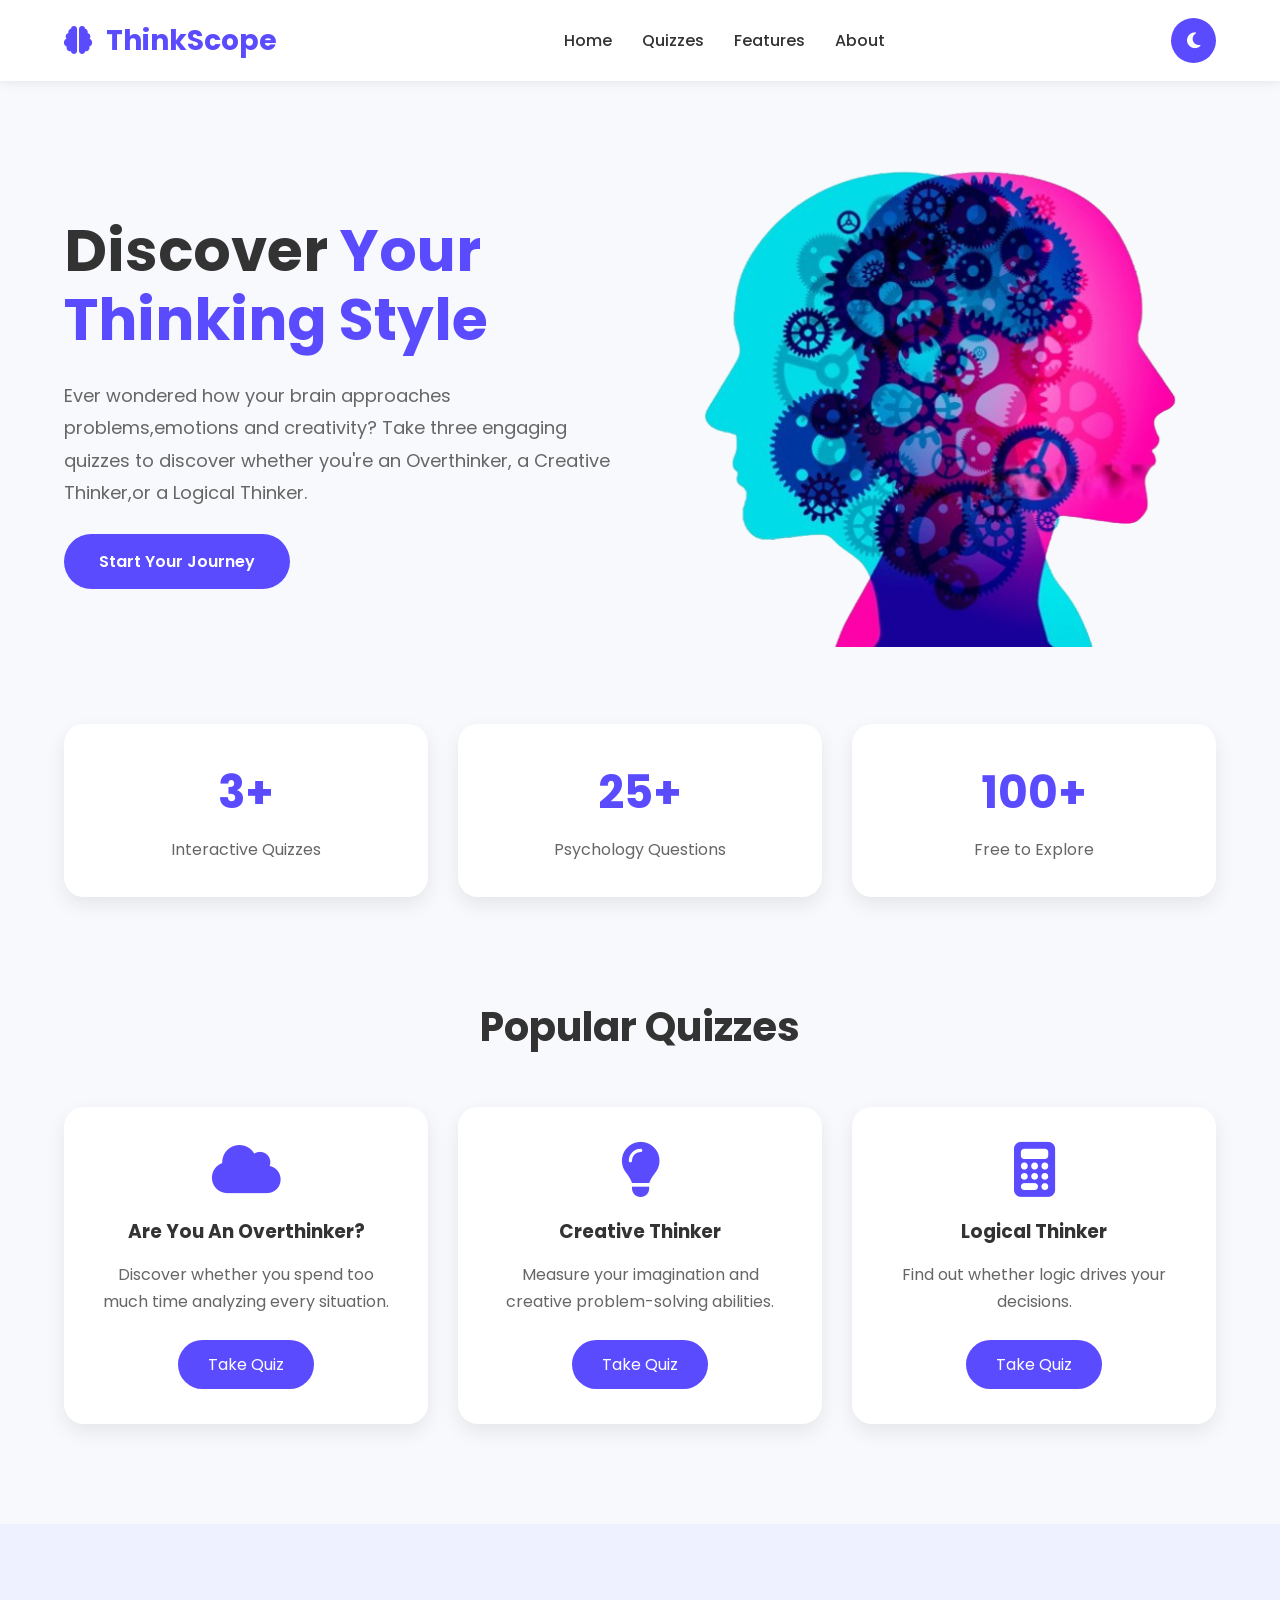
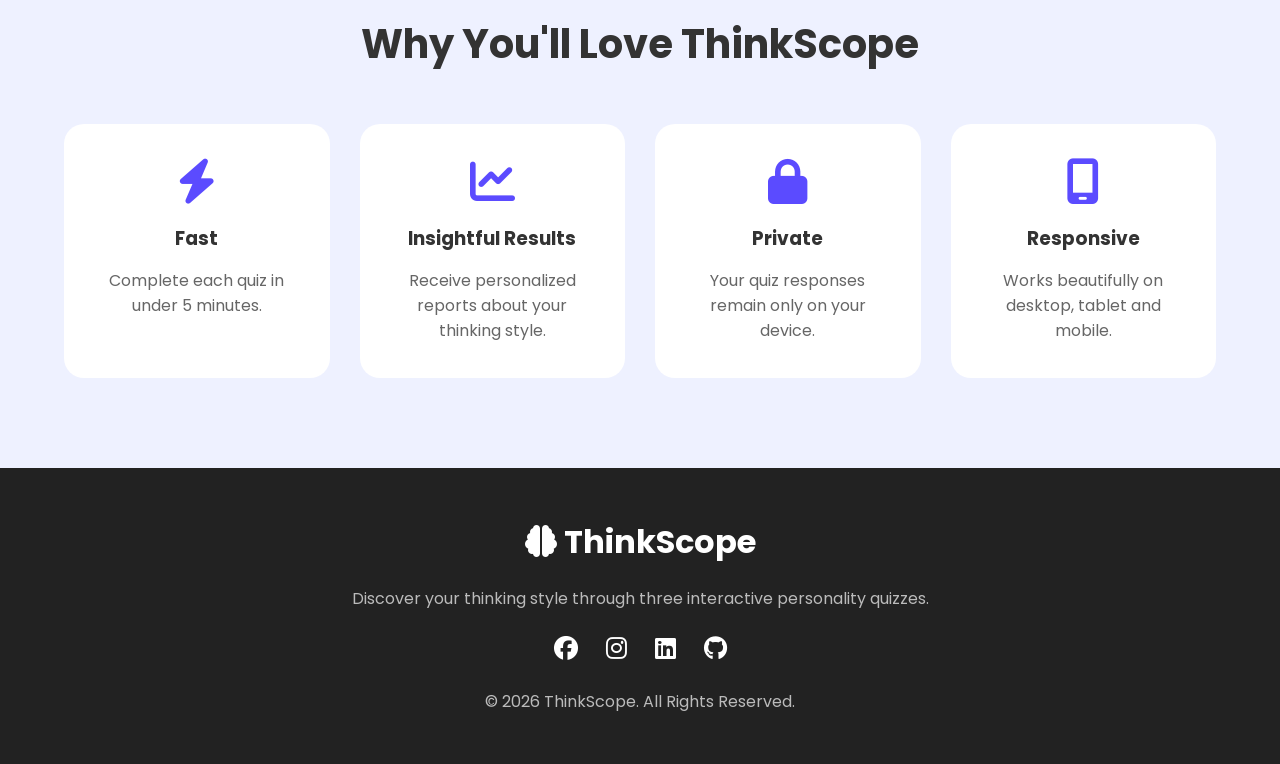
<file: index.html>
<!DOCTYPE html>
<html lang="en">
<head>
    <meta charset="UTF-8">
    <meta name="viewport" content="width=device-width, initial-scale=1.0">
    <title>ThinkScope | What Kind of Thinker Are You?</title>
    <!-- Google Fonts -->
    <link rel="preconnect" href="https://fonts.googleapis.com">
    <link rel="preconnect" href="https://fonts.gstatic.com" crossorigin>
    <link href="https://fonts.googleapis.com/css2?family=Poppins:wght@300;400;500;600;700&display=swap" rel="stylesheet">
    <!-- Font Awesome -->
    <link rel="stylesheet"
    href="https://cdnjs.cloudflare.com/ajax/libs/font-awesome/6.5.1/css/all.min.css">
    <!-- CSS -->
    <link rel="stylesheet" href="css/style.css">
    <!-- Google tag (gtag.js) -->
    <script async src="https://www.googletagmanager.com/gtag/js?id=G-D3G3FL1Q8W"></script>
    <script>
      window.dataLayer = window.dataLayer || [];
      function gtag(){dataLayer.push(arguments);}
      gtag('js', new Date());
    
      gtag('config', 'G-D3G3FL1Q8W');
    </script>
    <!-- Google Console -->
    <meta name="google-site-verification" content="PkuuZWNhz7MB8c-RQAPMer-5nszL1uTeE2TXhBdy_DA" />
</head>
<body>

    <!-- ================= NAVBAR ================= -->
    <header>
        <nav class="navbar">
            <div class="logo">
                <i class="fa-solid fa-brain"></i>
                ThinkScope
            </div>
            <ul class="nav-links">
                <li><a href="#">Home</a></li>
                <li><a href="#quizzes">Quizzes</a></li>
                <li><a href="#features">Features</a></li>
                <li><a href="about.html">About</a></li>
            </ul>
            <button id="themeBtn">
                <i class="fa-solid fa-moon"></i>
            </button>
        </nav>
    </header>

    <!-- ================= HERO ================= -->
    <section class="hero">
        <div class="hero-text">
            <h1>Discover <span>Your Thinking Style</span></h1>
            <p>
                Ever wondered how your brain approaches problems,emotions and creativity?
                Take three engaging quizzes to discover whether you're an Overthinker, a Creative Thinker,or a Logical Thinker.
            </p>
            <a href="#quizzes" class="btn">Start Your Journey</a>
        </div>
        <div class="hero-image">
            <img src="brain.png" alt="Brain Illustration">
        </div>
    </section>

    <!-- ================= STATS ================= -->
    <section class="stats">
        <div class="stat-card">
            <h2>3</h2>
            <p>Interactive Quizzes</p>
        </div>
        <div class="stat-card">
            <h2>25+</h2>
            <p>Psychology Questions</p>
        </div>
        <div class="stat-card">
            <h2>100%</h2>
            <p>Free to Explore</p>
        </div>
    </section>

    <!-- ================= QUIZZES ================= -->
    <section id="quizzes" class="quiz-section">
        <h2 class="section-title">Popular Quizzes</h2>
        <div class="quiz-container">
            <div class="quiz-card">
                <i class="fa-solid fa-cloud"></i>
                <h3>Are You An Overthinker?</h3>
                <p>Discover whether you spend too much time analyzing every situation.</p>
                <a href="quiz.html?quiz=overthinker" class="card-btn">Take Quiz</a>
            </div>
            <div class="quiz-card">
                <i class="fa-solid fa-lightbulb"></i>
                <h3>Creative Thinker</h3>
                <p>Measure your imagination and creative problem-solving abilities.</p>
                <a href="quiz.html?quiz=creative" class="card-btn">Take Quiz</a>
            </div>
            <div class="quiz-card">
                <i class="fa-solid fa-calculator"></i>
                <h3>Logical Thinker</h3>
                <p>Find out whether logic drives your decisions.</p>
                <a href="quiz.html?quiz=logical" class="card-btn">Take Quiz</a>
            </div>
        </div>
    </section>

    <!-- ================= FEATURES ================= -->
    <section id="features" class="features">
        <h2 class="section-title">Why You'll Love ThinkScope</h2>
        <div class="feature-grid">
            <div class="feature-box">
                <i class="fa-solid fa-bolt"></i>
                <h3>Fast</h3>
                <p>Complete each quiz in under 5 minutes.</p>
            </div>
            <div class="feature-box">
                <i class="fa-solid fa-chart-line"></i>
                <h3>Insightful Results</h3>
                <p>Receive personalized reports about your thinking style.</p>
            </div>
            <div class="feature-box">
                <i class="fa-solid fa-lock"></i>
                <h3>Private</h3>
                <p>Your quiz responses remain only on your device.</p>
            </div>
            <div class="feature-box">
                <i class="fa-solid fa-mobile-screen"></i>
                <h3>Responsive</h3>
                <p>Works beautifully on desktop, tablet and mobile.</p>
                </div>
            </div>
    </section>

    <!-- ================= FOOTER ================= -->
    <footer>
        <div class="footer-logo">
            <i class="fa-solid fa-brain"></i>
            ThinkScope
        </div>
        <p>Discover your thinking style through three interactive personality quizzes. </p>
        <div class="social-icons">
            <i class="fab fa-facebook"></i>
            <i class="fab fa-instagram"></i>
            <i class="fab fa-linkedin"></i>
            <i class="fab fa-github"></i>
        </div>
        <p class="copyright">© 2026 ThinkScope. All Rights Reserved.</p>
    </footer>

    <!-- JS -->
    <script src="js/script.js"></script>
</body>
</html>
</file>
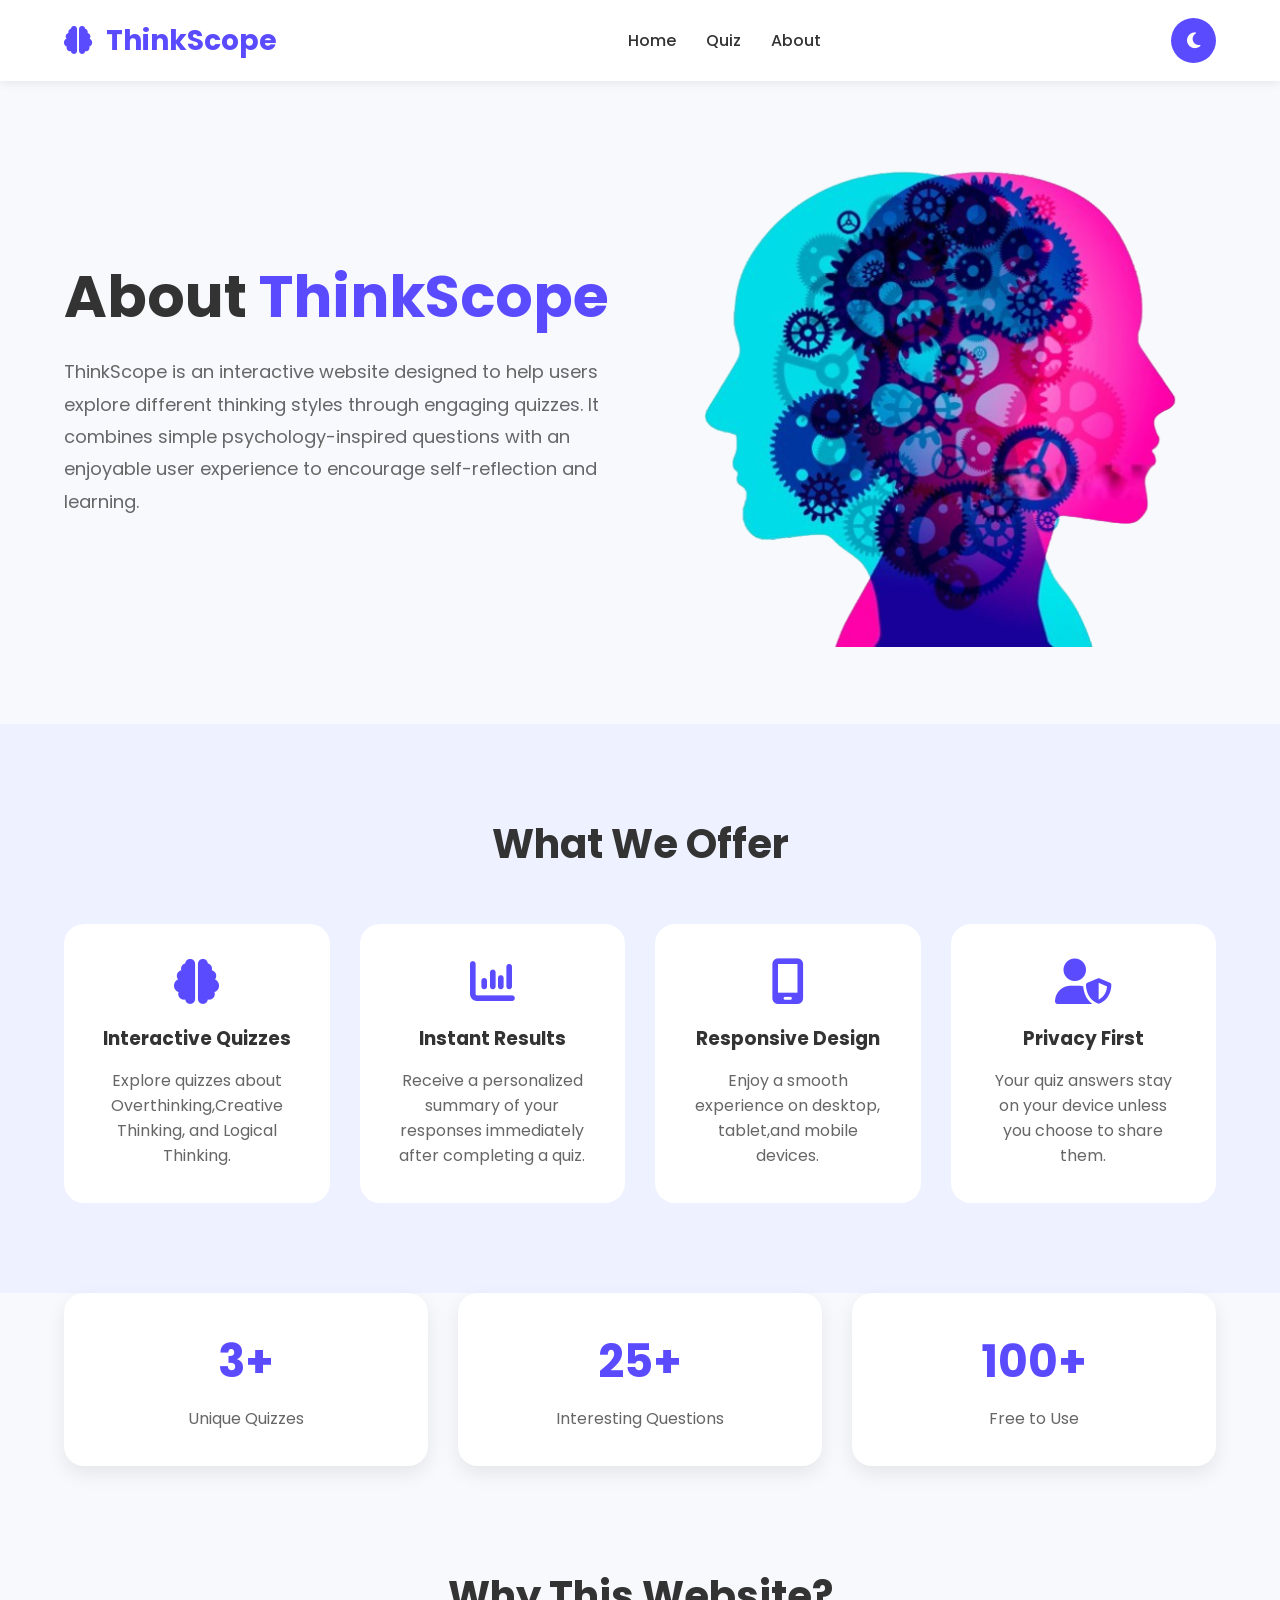
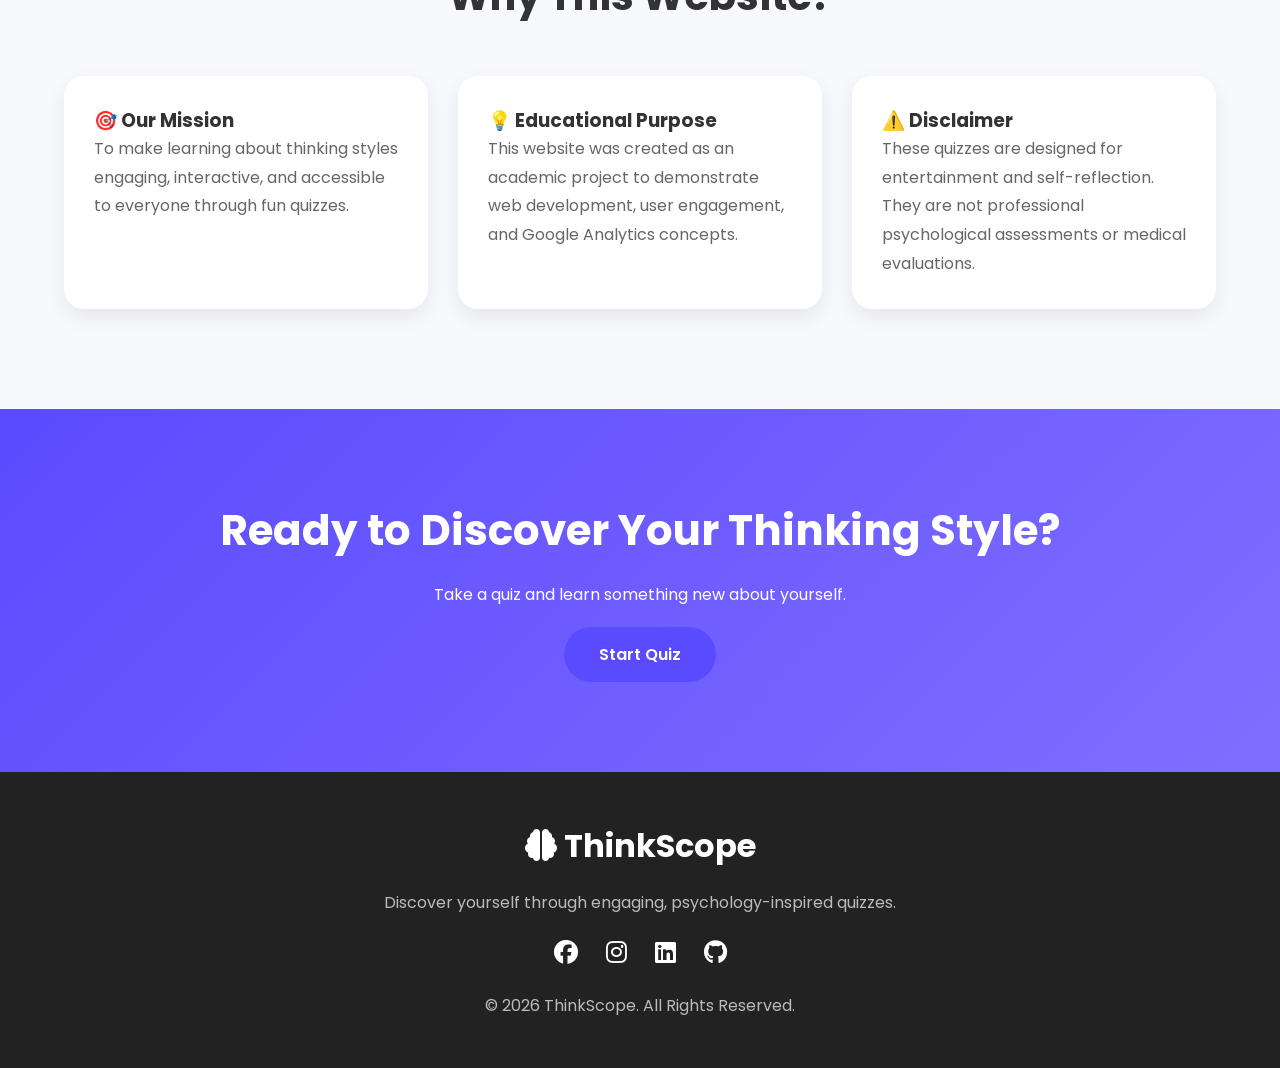
<file: about.html>
<!DOCTYPE html>
<html lang="en">
<head>
    <meta charset="UTF-8">
    <meta name="viewport" content="width=device-width, initial-scale=1.0">
    <title>About | ThinkScope</title>
    <link href="https://fonts.googleapis.com/css2?family=Poppins:wght@300;400;500;600;700&display=swap" rel="stylesheet">
    <link rel="stylesheet"
    href="https://cdnjs.cloudflare.com/ajax/libs/font-awesome/6.5.1/css/all.min.css">
    <link rel="stylesheet" href="css/style.css">
    <!-- Google tag (gtag.js) -->
    <script async src="https://www.googletagmanager.com/gtag/js?id=G-D3G3FL1Q8W"></script>
    <script>
      window.dataLayer = window.dataLayer || [];
      function gtag(){dataLayer.push(arguments);}
      gtag('js', new Date());
    
      gtag('config', 'G-D3G3FL1Q8W');
    </script>
</head>
<body>
    <header>
        <nav class="navbar">
            <div class="logo">
                <i class="fa-solid fa-brain"></i>
                ThinkScope
            </div>
            <ul class="nav-links">
                <li><a href="index.html">Home</a></li>
                <li><a href="index.html#quizzes">Quiz</a></li>
                <li><a href="about.html">About</a></li>
            </ul>
            <button id="themeBtn">
                <i class="fa-solid fa-moon"></i>
            </button>
        </nav>
    </header>

    <section class="hero">
        <div class="hero-text">
            <h1>About <span>ThinkScope</span></h1>
            <p>ThinkScope is an interactive website designed to help users explore different thinking styles through engaging quizzes.
                It combines simple psychology-inspired questions with an enjoyable user experience to encourage self-reflection and learning.
            </p>
        </div>
        <div class="hero-image">
            <img src="brain.png" alt="Brain Illustration">
        </div>
    </section>

    <section class="features">
        <h2 class="section-title">
            What We Offer
        </h2>
        <div class="feature-grid">
            <div class="feature-box">
                <i class="fa-solid fa-brain"></i>
                <h3>Interactive Quizzes</h3>
                <p>Explore quizzes about Overthinking,Creative Thinking, and Logical Thinking.</p>
            </div>
            <div class="feature-box">
                <i class="fa-solid fa-chart-column"></i>
                <h3>Instant Results</h3>
                <p>Receive a personalized summary of your responses immediately after completing a quiz.</p>
            </div>
            <div class="feature-box">
                <i class="fa-solid fa-mobile-screen"></i>
                <h3>Responsive Design</h3>
                <p>Enjoy a smooth experience on desktop, tablet,and mobile devices.</p>
            </div>
            <div class="feature-box">
                <i class="fa-solid fa-user-shield"></i>
                <h3>Privacy First</h3>
                <p>Your quiz answers stay on your device unless you choose to share them.</p>
            </div>
        </div>
    </section>

    <section class="stats">
        <div class="stat-card">
            <h2>3</h2>
            <p>Unique Quizzes</p>
        </div>
        <div class="stat-card">
            <h2>25+</h2>
            <p>Interesting Questions</p>
        </div>
        <div class="stat-card">
            <h2>100%</h2>
            <p>Free to Use</p>
        </div>
    </section>

    <section class="reviews">
        <h2 class="section-title">
            Why This Website?
        </h2>
        <div class="review-container">
            <div class="review">
                <h3>🎯 Our Mission</h3>
                <p>To make learning about thinking styles engaging, interactive, and accessible to everyone through fun quizzes.</p>
            </div>
            <div class="review">
                <h3>💡 Educational Purpose</h3>
                <p>This website was created as an academic project to demonstrate web development, user engagement, and Google Analytics concepts.</p>
            </div>
            <div class="review">
                <h3>⚠️ Disclaimer</h3>
                <p>These quizzes are designed for entertainment and self-reflection. They are not professional psychological assessments or medical evaluations.</p>
            </div>
        </div>
    </section>
    <section class="newsletter">
        <h2>Ready to Discover Your Thinking Style?</h2>
        <p>Take a quiz and learn something new about yourself.</p>
        <a href="index.html#quizzes" class="btn">Start Quiz</a>
    </section>

    <footer>
        <div class="footer-logo">
            <i class="fa-solid fa-brain"></i>
            ThinkScope
        </div>
        <p>Discover yourself through engaging, psychology-inspired quizzes.</p>
        <div class="social-icons">
            <i class="fab fa-facebook"></i>
            <i class="fab fa-instagram"></i>
            <i class="fab fa-linkedin"></i>
            <i class="fab fa-github"></i>
        </div>
        <p>© 2026 ThinkScope. All Rights Reserved.</p>
    </footer>

    <script src="js/script.js"></script>
    
</body>
</html>
</file>
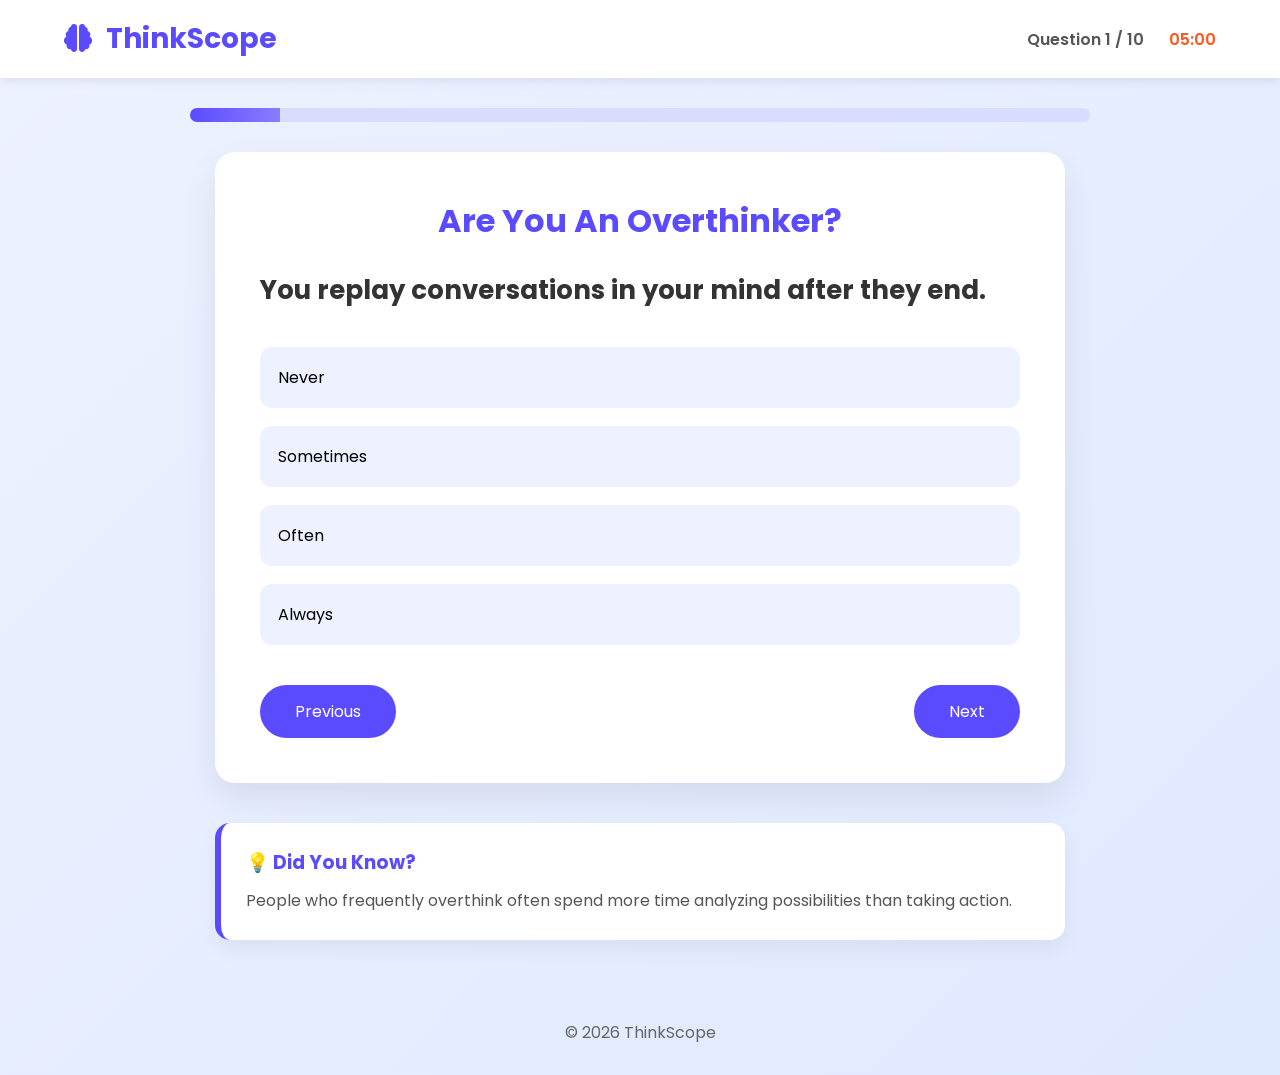
<file: quiz.html>
<!DOCTYPE html>
<html lang="en">
<head>
    <meta charset="UTF-8">
    <meta name="viewport" content="width=device-width, initial-scale=1.0">
    <title>ThinkScope | Quiz</title>
    <link href="https://fonts.googleapis.com/css2?family=Poppins:wght@300;400;500;600;700&display=swap" rel="stylesheet">
    <link rel="stylesheet"
    href="https://cdnjs.cloudflare.com/ajax/libs/font-awesome/6.5.1/css/all.min.css">
    <link rel="stylesheet" href="css/quiz.css">
    <!-- Google tag (gtag.js) -->
    <script async src="https://www.googletagmanager.com/gtag/js?id=G-D3G3FL1Q8W"></script>
    <script>
      window.dataLayer = window.dataLayer || [];
      function gtag(){dataLayer.push(arguments);}
      gtag('js', new Date());
    
      gtag('config', 'G-D3G3FL1Q8W');
    </script>
</head>
<body>
    <!-- Navigation -->
    <header>
        <div class="navbar">
            <a href="index.html" class="logo">
                <i class="fa-solid fa-brain"></i>
                ThinkScope
            </a>
            <div class="quiz-info">
                <span id="questionNumber">
                    Question 1 / 10
                </span>
                <span id="timer">
                    ⏳ 05:00
                </span>
            </div>
        </div>
    </header>

    <!-- Progress Bar -->
    <section class="progress-section">
        <div class="progress-bar">
            <div class="progress" id="progress"></div>
        </div>
    </section>

    <!-- Quiz Container -->
    <main class="quiz-container">
        <div class="quiz-card">
            <h1 id="quizTitle">
                Are You an Overthinker?
            </h1>
            <h2 id="question">
                Loading Question...
            </h2>
            <div class="options">
                <button class="option-btn"></button>
                <button class="option-btn"></button>
                <button class="option-btn"></button>
                <button class="option-btn"></button>
            </div>
            <div class="buttons">
                <button id="prevBtn">Previous</button>
                <button id="nextBtn">Next</button>
            </div>
        </div>
    </main>

    <!-- Fun Fact -->
    <section class="fact-box">
        <h3>💡 Did You Know?</h3>
        <p>People who frequently overthink often spend more time analyzing possibilities than taking action.</p>
    </section>

    <!-- Footer -->
    <footer>
        <p>© 2026 ThinkScope</p>
    </footer>

    <script src="js/quiz.js"></script>
</body>
</html>
</file>
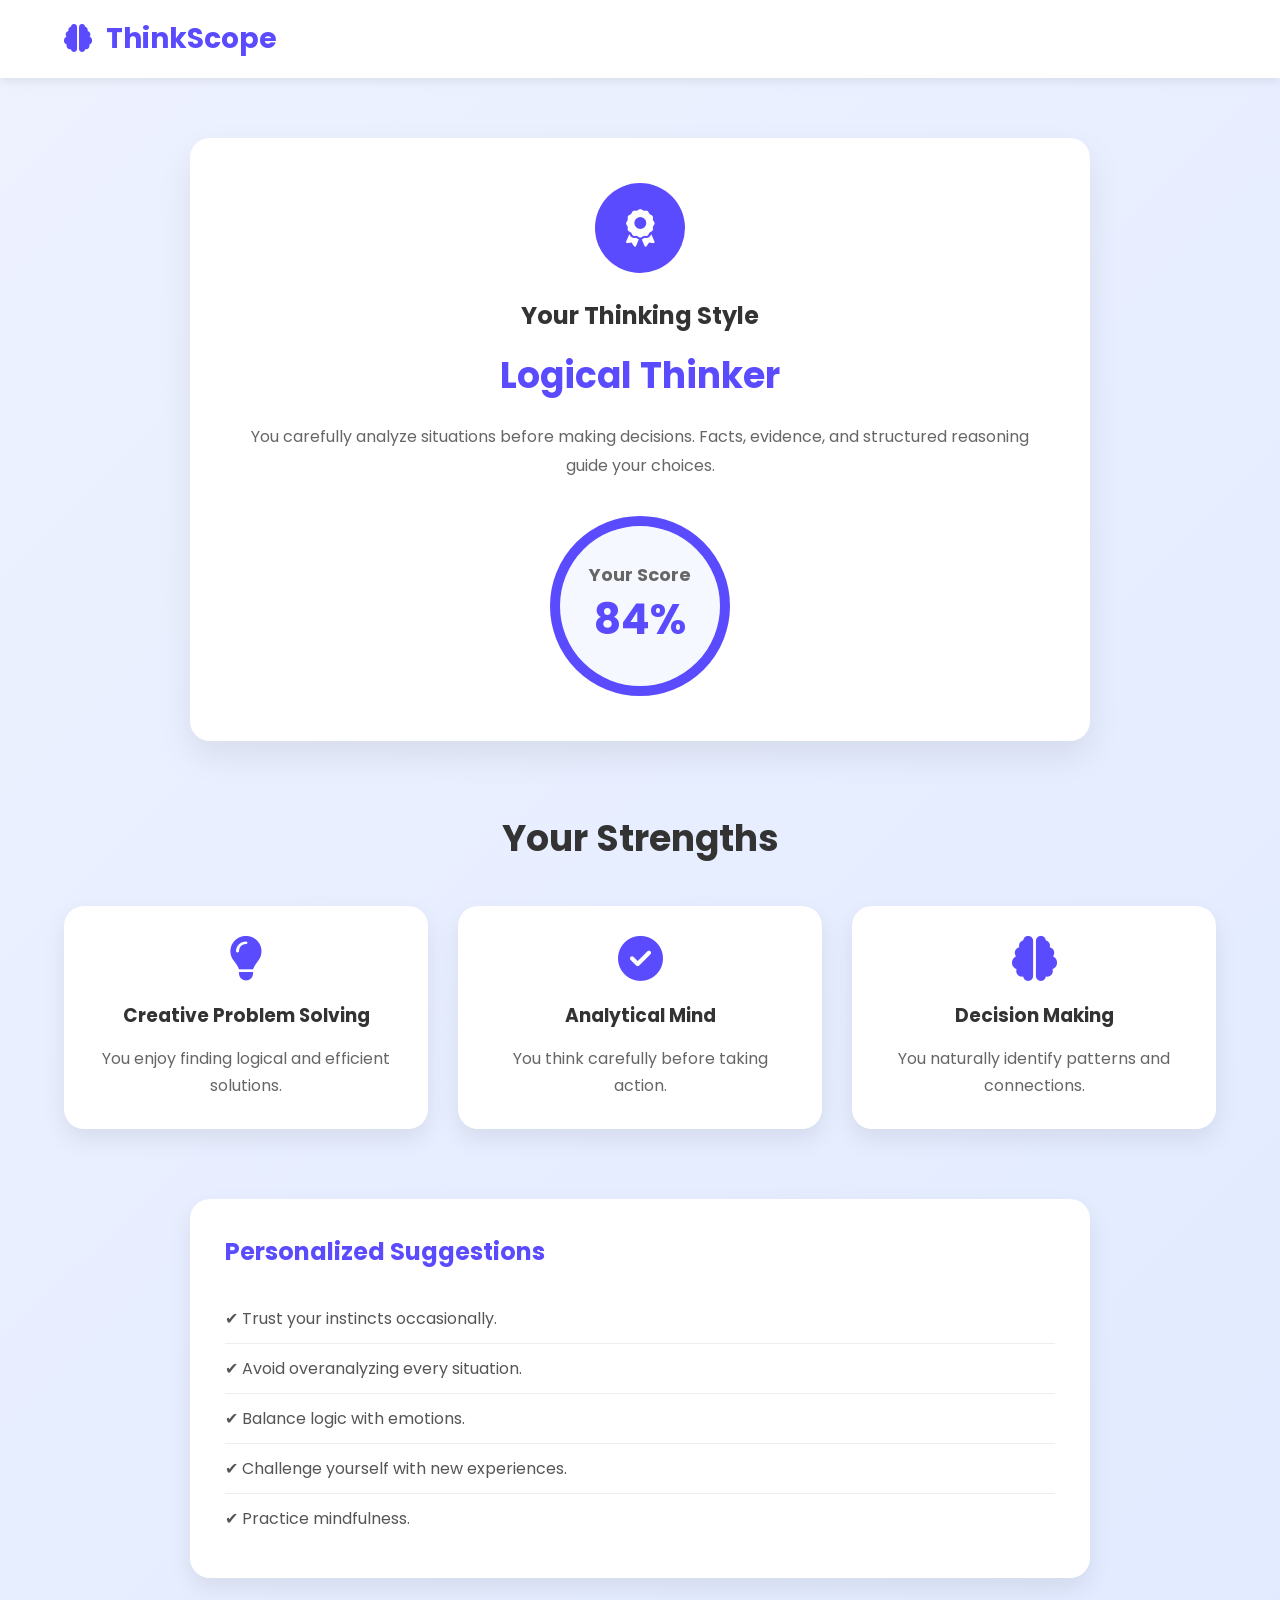
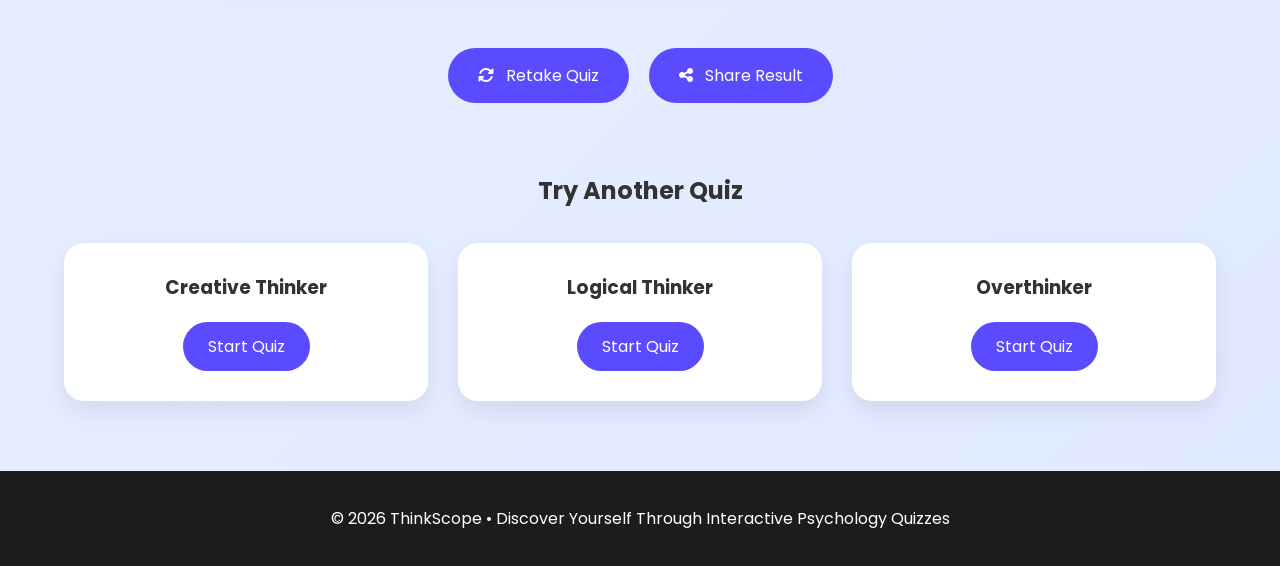
<file: result.html>
<!DOCTYPE html>
<html lang="en">
<head>
    <meta charset="UTF-8">
    <meta name="viewport" content="width=device-width, initial-scale=1.0">
    <title>ThinkScope | Your Result</title>
    <link href="https://fonts.googleapis.com/css2?family=Poppins:wght@300;400;500;600;700&display=swap" rel="stylesheet">
    <link rel="stylesheet"
    href="https://cdnjs.cloudflare.com/ajax/libs/font-awesome/6.5.1/css/all.min.css">
    <link rel="stylesheet" href="css/result.css">
    <!-- Google tag (gtag.js) -->
    <script async src="https://www.googletagmanager.com/gtag/js?id=G-D3G3FL1Q8W"></script>
    <script>
      window.dataLayer = window.dataLayer || [];
      function gtag(){dataLayer.push(arguments);}
      gtag('js', new Date());
    
      gtag('config', 'G-D3G3FL1Q8W');
    </script>
</head>
<body>
    <!-- ================= HEADER ================= -->
    <header>
        <div class="navbar">
            <a href="index.html" class="logo">
                <i class="fa-solid fa-brain"></i>
                ThinkScope
            </a>
        </div>
    </header>

    <!-- ================= RESULT ================= -->
    <section class="result-section">
        <div class="result-card">
            <div class="icon">
                <i class="fa-solid fa-award"></i>
            </div>
            <h1>Your Thinking Style</h1>
            <h2 id="resultTitle">Logical Thinker</h2>
            <p id="resultDescription">
                You tend to analyze situations carefully before making decisions. Facts, evidence, and structured reasoning guide 
                your choices. You enjoy solving problems and prefer logic over assumptions.
            </p>
            <!-- Score -->
            <div class="score-box">
                <h3>Your Score</h3>
                <span id="score">84%</span>
            </div>
        </div>
    </section>


    <!-- ================= STRENGTHS ================= -->
    <section class="strengths">
        <h2>Your Strengths</h2>
        <div class="cards">
            <div class="card">
                <i class="fa-solid fa-lightbulb"></i>
                <h3>Creative Problem Solving</h3>
                <p>You enjoy finding logical and efficient solutions.</p>
            </div>
            <div class="card">
                <i class="fa-solid fa-check-circle"></i>
                <h3>Decision Making</h3>
                <p>You think carefully before taking action.</p>
            </div>
            <div class="card">
                <i class="fa-solid fa-brain"></i>
                <h3>Analytical Mind</h3>
                <p>You naturally identify patterns and connections.</p>
            </div>
        </div>
    </section>


    <!-- ================= TIPS ================= -->
    <section class="tips">
        <h2>Personalized Suggestions</h2>
        <ul>
            <li>✔ Trust your instincts sometimes.</li>
            <li>✔ Don't overanalyze every decision.</li>
            <li>✔ Practice mindfulness during stressful situations.</li>
            <li>✔ Balance logic with emotions.</li>
            <li>✔ Keep challenging yourself with new experiences.</li>
        </ul>
    </section>

    <!-- ================= ACTION BUTTONS ================= -->
    <section class="buttons">
        <a href="quiz.html" class="btn">
            <i class="fa-solid fa-rotate"></i>
            Retake Quiz
        </a>
        <button class="btn shareBtn">
            <i class="fa-solid fa-share-nodes"></i>
            Share Result
        </button>
    </section>

    <!-- ================= MORE QUIZZES ================= -->
    <section class="more-quizzes">
        <h2>Try Another Quiz</h2>
        <div class="quiz-grid">
            <div class="quiz-card">
                <h3>Creative Thinker</h3>
                <a href="quiz.html?quiz=creative">Start Quiz</a>
            </div>
            <div class="quiz-card">
                <h3>Logical Thinker</h3>
                <a href="quiz.html?quiz=logical">Start Quiz</a>
            </div>
            <div class="quiz-card">
                <h3>Overthinker</h3>
                <a href="quiz.html?quiz=overthinker">Start Quiz</a>
            </div>
        </div>
    </section>

    <!-- ================= FOOTER ================= -->
    <footer>
        <p>© 2026 ThinkScope • Discover Yourself Through Interactive Psychology Quizzes</p>
    </footer>

    <script src="js/result.js"></script>
</body>
</html>
</file>
<file: css/style.css>
/* GOOGLE FONT */
*{
    margin:0;
    padding:0;
    box-sizing:border-box;
    font-family:'Poppins',sans-serif;
}
html{
    scroll-behavior:smooth;
}
body{
    background:#f7f9fc;
    color:#333;
    transition:.4s;
}

/*  NAVBAR */
header{
    width:100%;
    position:sticky;
    top:0;
    z-index:999;
    background:#fff;
    box-shadow:0 2px 10px rgba(0,0,0,.08);
}
.navbar{
    width:90%;
    max-width:1200px;
    margin:auto;
    display:flex;
    justify-content:space-between;
    align-items:center;
    padding:18px 0;
}
.logo{
    font-size:28px;
    font-weight:700;
    color:#5b4bff;
}
.logo i{
    margin-right:8px;
}
.nav-links{
    list-style:none;
    display:flex;
    gap:30px;
}
.nav-links a{
    text-decoration:none;
    color:#333;
    font-weight:500;
    transition:.3s;
}
.nav-links a:hover{
    color:#5b4bff;
}
#themeBtn{
    border:none;
    background:#5b4bff;
    color:white;
    width:45px;
    height:45px;
    border-radius:50%;
    cursor:pointer;
    font-size:18px;
    transition:.3s;
}
#themeBtn:hover{
    transform:rotate(20deg);
}

/* HERO  */
.hero{
    width:90%;
    max-width:1200px;
    margin:70px auto;
    display:flex;
    align-items:center;
    justify-content:space-between;
    gap:50px;
}
.hero-text{
    flex:1;
}
.hero-text h1{
    font-size:58px;
    line-height:1.2;
}
.hero-text span{
    color:#5b4bff;
}
.hero-text p{
    margin:25px 0;
    line-height:1.8;
    color:#666;
    font-size:18px;
}
.btn{
    display:inline-block;
    background:#5b4bff;
    color:white;
    text-decoration:none;
    padding:15px 35px;
    border-radius:50px;
    font-weight:600;
    transition:.3s;
}
.btn:hover{
    transform:translateY(-4px);
    box-shadow:0 12px 25px rgba(91,75,255,.3);
}
.hero-image{
    flex:1;
    text-align:center;
}
.hero-image img{
    width:90%;
    max-width:500px;
    animation:float 4s ease-in-out infinite;
}
@keyframes float{
    0%{
        transform:translateY(0);
    }
    50%{
        transform:translateY(-20px);
    }
    100%{
        transform:translateY(0);
    }
}

/*  STATS */
.stats{
    width:90%;
    max-width:1200px;
    margin:auto;
    display:grid;
    grid-template-columns:repeat(3,1fr);
    gap:30px;
}
.stat-card{
    background:white;
    border-radius:20px;
    padding:35px;
    text-align:center;
    box-shadow:0 8px 20px rgba(0,0,0,.08);
    transition:.3s;
}
.stat-card:hover{
    transform:translateY(-8px);
}
.stat-card h2{
    color:#5b4bff;
    font-size:45px;
}
.stat-card p{
    margin-top:10px;
    color:#666;
}

/* SECTION TITLE  */
.section-title{
    text-align:center;
    font-size:40px;
    margin-bottom:50px;
}

/* QUIZZES */
.quiz-section{
    width:90%;
    max-width:1200px;
    margin:100px auto;
}
.quiz-container{
    display:grid;
    grid-template-columns:repeat(auto-fit,minmax(280px,1fr));
    gap:30px;
}
.quiz-card{
    background:white;
    border-radius:20px;
    padding:35px;
    text-align:center;
    box-shadow:0 8px 20px rgba(0,0,0,.08);
    transition:.3s;
}
.quiz-card:hover{
    transform:translateY(-10px);
}
.quiz-card i{
    font-size:55px;
    color:#5b4bff;
    margin-bottom:20px;
}
.quiz-card h3{
    margin-bottom:15px;
}
.quiz-card p{
    color:#666;
    line-height:1.7;
}
.card-btn{
    display:inline-block;
    margin-top:25px;
    background:#5b4bff;
    color:white;
    text-decoration:none;
    padding:12px 30px;
    border-radius:40px;
}

/* FEATURES */
.features{
    background:#eef1ff;
    padding:90px 5%;
}
.feature-grid{
    max-width:1200px;
    margin:auto;
    display:grid;
    grid-template-columns:repeat(auto-fit,minmax(250px,1fr));
    gap:30px;
}
.feature-box{
    background:white;
    padding:35px;
    border-radius:20px;
    text-align:center;
    transition:.3s;
}
.feature-box:hover{
    transform:scale(1.05);
}
.feature-box i{
    font-size:45px;
    color:#5b4bff;
    margin-bottom:20px;
}
.feature-box h3{
    margin-bottom:15px;
}
.feature-box p{
    color:#666;
}

/* REVIEWS  */
.reviews{
    width:90%;
    max-width:1200px;
    margin:100px auto;
}
.review-container{
    display:grid;
    grid-template-columns:repeat(auto-fit,minmax(300px,1fr));
    gap:30px;
}
.review{
    background:white;
    border-radius:20px;
    padding:30px;
    box-shadow:0 8px 20px rgba(0,0,0,.08);
}
.review p{
    color:#666;
    line-height:1.8;
}
.review h4{
    margin-top:20px;
    color:#5b4bff;
}

/* NEWSLETTER  */
.newsletter{
    background:linear-gradient(135deg,#5b4bff,#7f6fff);
    color:white;
    text-align:center;
    padding:90px 20px;
}
.newsletter h2{
    font-size:42px;
}
.newsletter p{
    margin:20px 0;
}

/* FOOTER */
footer{
    background:#222;
    color:white;
    text-align:center;
    padding:50px 20px;
}
.footer-logo{
    font-size:32px;
    margin-bottom:20px;
    font-weight:700;
}
.social-icons{
    margin:25px 0;
}
.social-icons i{
    font-size:24px;
    margin:0 12px;
    cursor:pointer;
    transition:.3s;
}
.social-icons i:hover{
    color:#5b4bff;
}
footer p{
    color:#bbb;
}

/* DARK MODE */
body.dark{
    background:#101820;
    color:white;
}
body.dark header{
    background:#172635;
}
body.dark .nav-links a{
    color:white;
}
body.dark .stat-card,
body.dark .quiz-card,
body.dark .feature-box,
body.dark .review{
    background:#1c2d3f;
    color:white;
}
body.dark p{
    color:#d0d0d0;
}
body.dark .features{
    background:#13212d;
}

/* RESPONSIVE */
@media(max-width:900px){
    .hero{
        flex-direction:column;
        text-align:center;
    }
    .hero-text h1{
        font-size:42px;
    }
    .stats{
        grid-template-columns:1fr;
    }
    .nav-links{
        display:none;
    }
}

@media(max-width:600px){
    .hero-text h1{
        font-size:34px;
    }
    .section-title{
        font-size:30px;
    }
}
</file>
<file: css/quiz.css>
/* RESET */
*{
    margin:0;
    padding:0;
    box-sizing:border-box;
    font-family:'Poppins',sans-serif;
}
body{
    background:linear-gradient(135deg,#eef2ff,#dfe9ff);
    min-height:100vh;
    color:#333;
}

/* NAVBAR */
header{
    background:#ffffff;
    box-shadow:0 3px 10px rgba(0,0,0,.08);
    position:sticky;
    top:0;
    z-index:999;
}
.navbar{
    width:90%;
    max-width:1200px;
    margin:auto;
    display:flex;
    justify-content:space-between;
    align-items:center;
    padding:18px 0;
}
.logo{
    text-decoration:none;
    color:#5b4bff;
    font-size:28px;
    font-weight:700;
}
.logo i{
    margin-right:8px;
}
.quiz-info{
    display:flex;
    gap:25px;
    font-weight:600;
    color:#555;
}
#timer{
    color:#ff5722;
}

/* PROGRESS BAR */
.progress-section{
    width:90%;
    max-width:900px;
    margin:30px auto;
}
.progress-bar{
    background:#d8ddff;
    border-radius:50px;
    overflow:hidden;
    height:14px;
}
.progress{
    width:10%;
    height:100%;
    background:linear-gradient(90deg,#5b4bff,#8b7cff);
    transition:.4s;
}

/* QUIZ CARD */
.quiz-container{
    width:90%;
    max-width:850px;
    margin:auto;
    display:flex;
    justify-content:center;
    align-items:center;
}
.quiz-card{
    width:100%;
    background:#ffffff;
    padding:45px;
    border-radius:20px;
    box-shadow:0 15px 35px rgba(0,0,0,.08);
}
#quizTitle{
    text-align:center;
    color:#5b4bff;
    margin-bottom:25px;
}
#question{
    margin-bottom:35px;
    line-height:1.6;
    font-size:26px;
}

/* OPTIONS */
.options{
    display:flex;
    flex-direction:column;
    gap:18px;
}
.option-btn{
    padding:18px;
    border:none;
    border-radius:12px;
    background:#eef1ff;
    text-align:left;
    cursor:pointer;
    font-size:16px;
    transition:.3s;
}
.option-btn:hover{
    background:#5b4bff;
    color:white;
    transform:translateX(5px);
}
.option-btn.active{
    background:#5b4bff;
    color:white;
}

/* BUTTONS */
.buttons{
    display:flex;
    justify-content:space-between;
    margin-top:40px;
}
.buttons button{
    border:none;
    padding:14px 35px;
    background:#5b4bff;
    color:white;
    font-size:16px;
    border-radius:40px;
    cursor:pointer;
    transition:.3s;
}
.buttons button:hover{
    transform:translateY(-3px);
    box-shadow:0 8px 18px rgba(91,75,255,.3);
}

/* FACT BOX */
.fact-box{
    width:90%;
    max-width:850px;
    margin:40px auto;
    background:#ffffff;
    padding:25px;
    border-left:6px solid #5b4bff;
    border-radius:15px;
    box-shadow:0 10px 20px rgba(0,0,0,.05);
}
.fact-box h3{
    color:#5b4bff;
    margin-bottom:10px;
}
.fact-box p{
    color:#555;
    line-height:1.8;
}

/* FOOTER */
footer{
    text-align:center;
    margin-top:50px;
    padding:30px;
    color:#666;
}

/* ANIMATION */
.quiz-card{
    animation:fadeIn .6s ease;
}
@keyframes fadeIn{
    from{
        opacity:0;
        transform:translateY(20px);
    }
    to{
        opacity:1;
        transform:translateY(0);
    }
}

/* MOBILE */
@media(max-width:768px){
    .navbar{
        flex-direction:column;
        gap:15px;
    }
    .quiz-info{
        flex-direction:column;
        text-align:center;
        gap:8px;
    }
    .quiz-card{
        padding:25px;
    }
    #question{
        font-size:22px;
    }
    .buttons{
        flex-direction:column;
        gap:15px;
    }
    .buttons button{
        width:100%;
    }
}

@media(max-width:480px){
    .logo{
        font-size:24px;
    }
    #quizTitle{
        font-size:26px;
    }
    #question{
        font-size:20px;
    }
    .option-btn{
        font-size:15px;
        padding:15px;
    }
    .fact-box{
        padding:18px;
    }
}
</file>
<file: css/result.css>
/* RESET */
*{
    margin:0;
    padding:0;
    box-sizing:border-box;
    font-family:'Poppins',sans-serif;
}
body{
    background:linear-gradient(135deg,#eef2ff,#dfe9ff);
    color:#333;
    min-height:100vh;
}

/* HEADER */
header{
    background:#fff;
    box-shadow:0 3px 10px rgba(0,0,0,.08);
    position:sticky;
    top:0;
    z-index:999;
}
.navbar{
    width:90%;
    max-width:1200px;
    margin:auto;
    display:flex;
    justify-content:space-between;
    align-items:center;
    padding:18px 0;
}
.logo{
    text-decoration:none;
    color:#5b4bff;
    font-size:28px;
    font-weight:700;
}
.logo i{
    margin-right:8px;
}

/* RESULT CARD */
.result-section{
    width:90%;
    max-width:900px;
    margin:60px auto;
}
.result-card{
    background:#fff;
    padding:45px;
    border-radius:20px;
    text-align:center;
    box-shadow:0 15px 35px rgba(0,0,0,.08);
}
.icon{
    width:90px;
    height:90px;
    margin:auto;
    border-radius:50%;
    background:#5b4bff;
    display:flex;
    justify-content:center;
    align-items:center;
    color:white;
    font-size:38px;
    margin-bottom:25px;
}
.result-card h1{
    margin-bottom:15px;
}
#resultTitle{
    color:#5b4bff;
    font-size:36px;
    margin-bottom:20px;
}
#resultDescription{
    line-height:1.8;
    color:#666;
    margin-bottom:35px;
}

/* SCORE */
.score-box{
    width:180px;
    height:180px;
    margin:auto;
    border-radius:50%;
    border:10px solid #5b4bff;
    display:flex;
    flex-direction:column;
    justify-content:center;
    align-items:center;
    background:#f6f8ff;
}
.score-box h3{
    color:#666;
    font-size:18px;
}
#score{
    color:#5b4bff;
    font-size:42px;
    font-weight:bold;
}

/* STRENGTHS */
.strengths{
    width:90%;
    max-width:1200px;
    margin:70px auto;
}
.strengths h2{
    text-align:center;
    margin-bottom:40px;
    font-size:36px;
}
.cards{
    display:grid;
    grid-template-columns:repeat(auto-fit,minmax(250px,1fr));
    gap:30px;
}
.card{
    background:white;
    padding:30px;
    border-radius:20px;
    text-align:center;
    box-shadow:0 10px 25px rgba(0,0,0,.08);
    transition:.3s;
}
.card:hover{
    transform:translateY(-10px);
}
.card i{
    font-size:45px;
    color:#5b4bff;
    margin-bottom:20px;
}
.card h3{
    margin-bottom:15px;
}
.card p{
    color:#666;
    line-height:1.7;
}

/* TIPS */
.tips{
    width:90%;
    max-width:900px;
    margin:70px auto;
    background:white;
    padding:35px;
    border-radius:20px;
    box-shadow:0 10px 25px rgba(0,0,0,.08);
}
.tips h2{
    margin-bottom:25px;
    color:#5b4bff;
}
.tips ul{
    list-style:none;
}
.tips li{
    padding:12px 0;
    border-bottom:1px solid #eee;
    color:#555;
}
.tips li:last-child{
    border:none;
}

/* BUTTONS */
.buttons{
    display:flex;
    justify-content:center;
    gap:20px;
    margin:50px 0;
    flex-wrap:wrap;
}
.btn{
    text-decoration:none;
    background:#5b4bff;
    color:white;
    padding:15px 30px;
    border-radius:50px;
    border:none;
    cursor:pointer;
    font-size:16px;
    transition:.3s;
}
.btn:hover{
    transform:translateY(-4px);
    box-shadow:0 10px 20px rgba(91,75,255,.3);
}
.btn i{
    margin-right:8px;
}

/* MORE QUIZZES */
.more-quizzes{
    width:90%;
    max-width:1200px;
    margin:70px auto;
}
.more-quizzes h2{
    text-align:center;
    margin-bottom:35px;
}
.quiz-grid{
    display:grid;
    grid-template-columns:repeat(auto-fit,minmax(250px,1fr));
    gap:30px;
}
.quiz-card{
    background:white;
    padding:30px;
    border-radius:20px;
    text-align:center;
    box-shadow:0 10px 25px rgba(0,0,0,.08);
    transition:.3s;
}
.quiz-card:hover{
    transform:translateY(-10px);
}
.quiz-card h3{
    margin-bottom:20px;
}
.quiz-card a{
    display:inline-block;
    text-decoration:none;
    background:#5b4bff;
    color:white;
    padding:12px 25px;
    border-radius:30px;
}

/* FOOTER */
footer{
    margin-top:70px;
    background:#1c1c1c;
    color:white;
    text-align:center;
    padding:35px;
}

/* ANIMATION */
.result-card,
.card,
.quiz-card,
.tips{
    animation:fadeUp .7s ease;
}
@keyframes fadeUp{
    from{
        opacity:0;
        transform:translateY(25px);
    }
    to{
        opacity:1;
        transform:translateY(0);
    }
}

/* RESPONSIVE */
@media(max-width:768px){
    .result-card{
        padding:25px;
    }
    #resultTitle{
        font-size:28px;
    }
    .score-box{
        width:150px;
        height:150px;
    }
    #score{
        font-size:34px;
    }
    .buttons{
        flex-direction:column;
        align-items:center;
    }
    .btn{
        width:90%;
        text-align:center;
    }
}
@media(max-width:480px){
    .logo{
        font-size:22px;
    }
    .result-card h1{
        font-size:26px;
    }
    .strengths h2,
    .more-quizzes h2,
    .tips h2{
        font-size:28px;
    }
}
</file>
